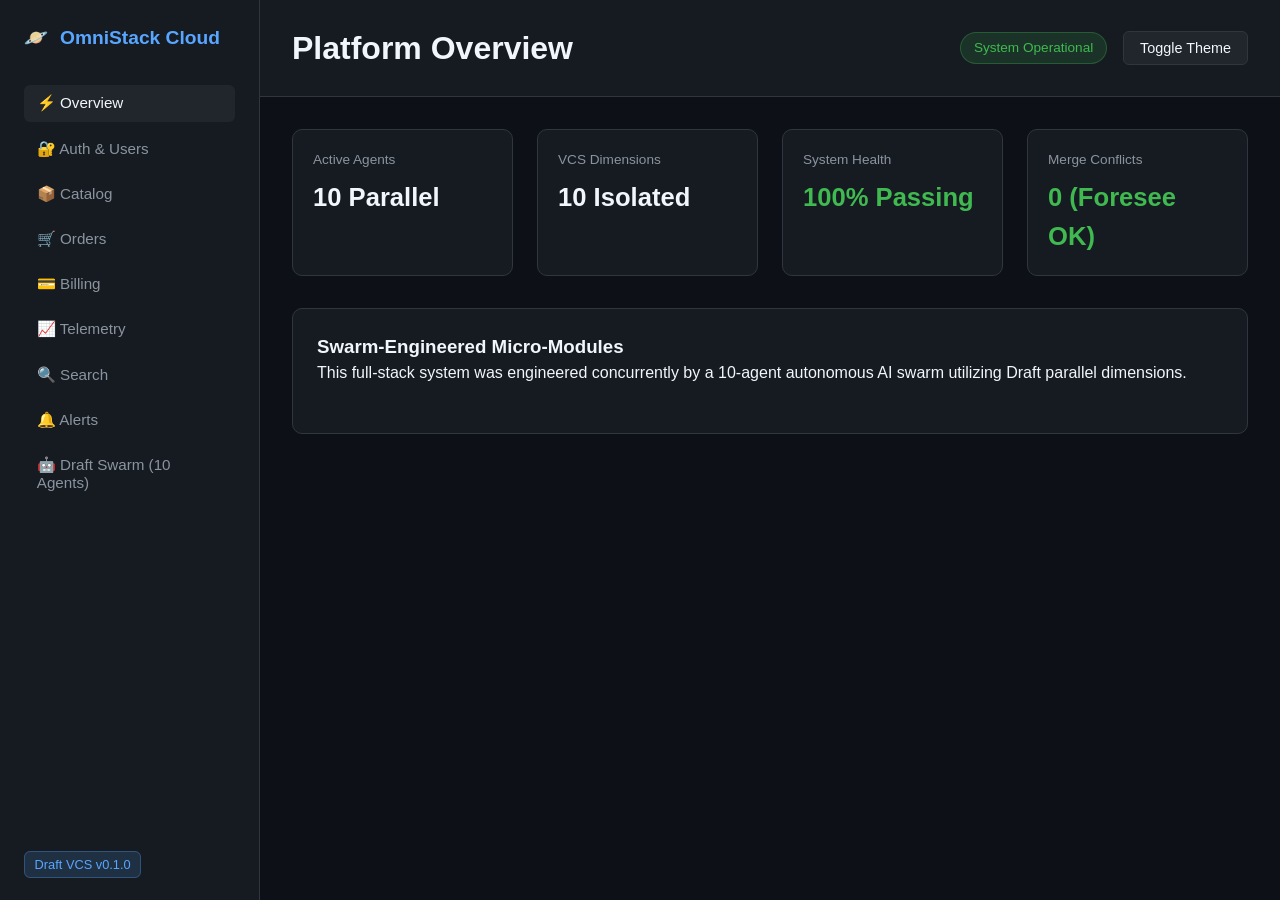
<file: projects/omnistack_fullstack/frontend/index.html>
<!DOCTYPE html>
<html lang="en">
<head>
  <meta charset="UTF-8">
  <meta name="viewport" content="width=device-width, initial-scale=1.0">
  <title>OmniStack Cloud — Swarm-Engineered Platform</title>
  <link rel="stylesheet" href="src/theme.css">
</head>
<body class="theme-dark">
  <div class="app-layout">
    <aside class="sidebar">
      <div class="logo">
        <span class="logo-icon">🪐</span>
        <span class="logo-title">OmniStack Cloud</span>
      </div>
      <nav class="nav-links">
        <button class="nav-item active" data-tab="overview">⚡ Overview</button>
        <button class="nav-item" data-tab="auth">🔐 Auth & Users</button>
        <button class="nav-item" data-tab="catalog">📦 Catalog</button>
        <button class="nav-item" data-tab="orders">🛒 Orders</button>
        <button class="nav-item" data-tab="billing">💳 Billing</button>
        <button class="nav-item" data-tab="analytics">📈 Telemetry</button>
        <button class="nav-item" data-tab="search">🔍 Search</button>
        <button class="nav-item" data-tab="notifications">🔔 Alerts</button>
        <button class="nav-item" data-tab="swarm">🤖 Draft Swarm (10 Agents)</button>
      </nav>
      <div class="sidebar-footer">
        <span class="badge vcs-badge">Draft VCS v0.1.0</span>
      </div>
    </aside>

    <main class="main-content">
      <header class="top-bar">
        <h1 id="page-title">Platform Overview</h1>
        <div class="top-actions">
          <span class="status-indicator online">System Operational</span>
          <button id="theme-toggle" class="btn btn-secondary">Toggle Theme</button>
        </div>
      </header>

      <section id="tab-content" class="content-body">
        <div class="stats-grid">
          <div class="stat-card">
            <span class="stat-label">Active Agents</span>
            <span class="stat-value" id="stat-agents">10 Parallel</span>
          </div>
          <div class="stat-card">
            <span class="stat-label">VCS Dimensions</span>
            <span class="stat-value" id="stat-dims">10 Isolated</span>
          </div>
          <div class="stat-card">
            <span class="stat-label">System Health</span>
            <span class="stat-value text-green">100% Passing</span>
          </div>
          <div class="stat-card">
            <span class="stat-label">Merge Conflicts</span>
            <span class="stat-value text-green">0 (Foresee OK)</span>
          </div>
        </div>

        <div id="dynamic-view" class="view-panel">
          <h3>Swarm-Engineered Micro-Modules</h3>
          <p>This full-stack system was engineered concurrently by a 10-agent autonomous AI swarm utilizing Draft parallel dimensions.</p>
          <div id="agent-swarm-grid" class="agent-grid"></div>
        </div>
      </section>
    </main>
  </div>

  <script src="src/app.js"></script>
</body>
</html>
</file>
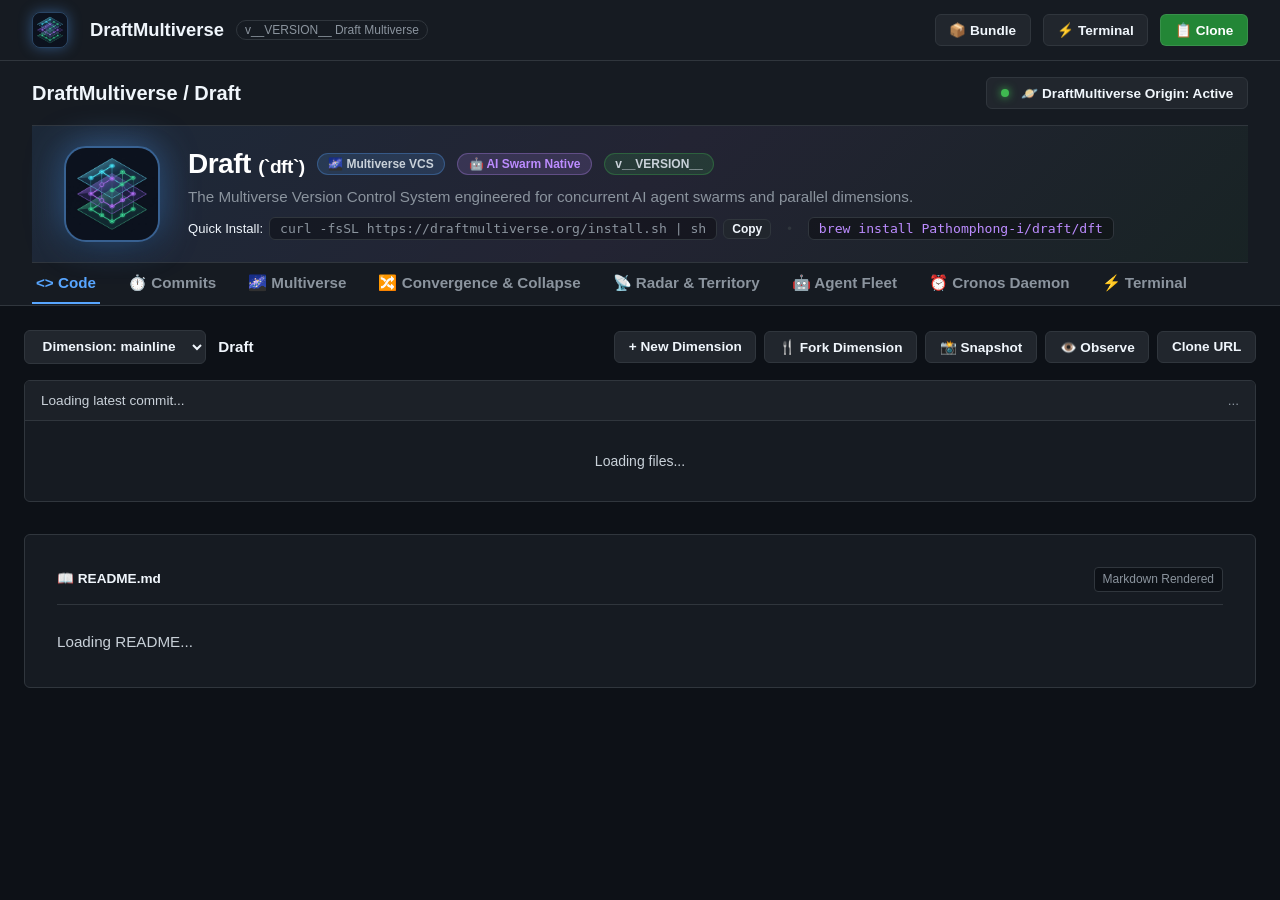
<file: crates/daft-cli/src/commands/dashboard.html>
<!DOCTYPE html>
<html lang="en">
<head>
    <meta charset="UTF-8">
    <meta name="viewport" content="width=device-width, initial-scale=1.0">
    <title>DraftMultiverse</title>
    <link rel="icon" type="image/svg+xml" href="/docs/assets/draft_icon.svg">
    <style>
        :root {
            --bg: #0d1117;
            --header-bg: #161b22;
            --border: #30363d;
            --accent: #58a6ff;
            --accent-glow: rgba(88, 166, 255, 0.25);
            --quantum-violet: #bc8cff;
            --text: #c9d1d9;
            --text-heading: #f0f6fc;
            --text-muted: #8b949e;
            --btn-bg: #21262d;
            --btn-hover: #30363d;
            --btn-primary: #238636;
            --btn-primary-hover: #2ea043;
            --card-bg: #161b22;
            --danger: #f85149;
            --danger-bg: rgba(248, 81, 73, 0.15);
            --success: #3fb950;
            --success-bg: rgba(63, 185, 80, 0.15);
            --code-bg: #0d1117;
        }
        * { box-sizing: border-box; margin: 0; padding: 0; font-family: -apple-system, BlinkMacSystemFont, "Segoe UI", Helvetica, Arial, sans-serif; }
        body { background: var(--bg); color: var(--text); min-height: 100vh; display: flex; flex-direction: column; }

        .gitea-navbar {
            background: var(--header-bg);
            border-bottom: 1px solid var(--border);
            padding: 0.75rem 2rem;
            display: flex;
            justify-content: space-between;
            align-items: center;
        }
        .brand { display: flex; align-items: center; gap: 0.75rem; text-decoration: none; color: var(--text-heading); }
        .brand-logo {
            width: 32px; height: 32px;
            background: linear-gradient(135deg, var(--accent), var(--quantum-violet));
            border-radius: 6px;
            display: flex; align-items: center; justify-content: center;
            font-weight: 800; font-size: 0.95rem; color: #fff;
            letter-spacing: -0.5px;
        }
        .repo-title { font-size: 1.15rem; font-weight: 700; display: flex; align-items: center; gap: 0.5rem; }
        .repo-badge { font-size: 0.75rem; border: 1px solid var(--border); padding: 0.15rem 0.5rem; border-radius: 12px; color: var(--text-muted); }

        .repo-header {
            background: var(--header-bg);
            border-bottom: 1px solid var(--border);
            padding: 1rem 2rem 0 2rem;
        }
        .repo-meta-bar { display: flex; justify-content: space-between; align-items: center; margin-bottom: 1rem; }
        .repo-path { font-size: 1.25rem; font-weight: 700; color: var(--text-heading); }
        .repo-path span { color: var(--text-muted); font-weight: 400; }

        .gitea-tabs {
            display: flex;
            gap: 1.5rem;
            border-bottom: 1px solid transparent;
            overflow-x: auto;
        }
        .tab-btn {
            background: transparent;
            border: none;
            border-bottom: 2px solid transparent;
            color: var(--text-muted);
            font-size: 0.95rem;
            font-weight: 600;
            padding: 0.65rem 0.25rem;
            cursor: pointer;
            display: flex; align-items: center; gap: 0.4rem;
            transition: all 0.2s;
            white-space: nowrap;
        }
        .tab-btn:hover { color: var(--text-heading); }
        .tab-btn.active {
            color: var(--accent);
            border-bottom-color: var(--accent);
        }

        .main-container {
            flex: 1;
            max-width: 1400px;
            width: 100%;
            margin: 1.5rem auto;
            padding: 0 1.5rem;
        }

        .tab-content { display: none; }
        .tab-content.active { display: block; }

        .toolbar {
            display: flex;
            justify-content: space-between;
            align-items: center;
            margin-bottom: 1rem;
            flex-wrap: wrap; gap: 0.75rem;
        }
        .btn {
            background: var(--btn-bg);
            border: 1px solid var(--border);
            color: var(--text-heading);
            padding: 0.45rem 0.85rem;
            border-radius: 6px;
            font-size: 0.85rem;
            font-weight: 600;
            cursor: pointer;
            display: inline-flex; align-items: center; gap: 0.4rem;
            transition: background 0.15s;
        }
        .btn:hover { background: var(--btn-hover); }
        .btn-primary { background: var(--btn-primary); border-color: rgba(240, 246, 252, 0.1); color: #fff; }
        .btn-primary:hover { background: var(--btn-primary-hover); }
        .btn-danger { background: #b62324; border-color: transparent; color: #fff; }

        select.btn { outline: none; }

        .file-box {
            border: 1px solid var(--border);
            border-radius: 6px;
            background: var(--card-bg);
            overflow: hidden;
            margin-bottom: 2rem;
        }
        .file-box-header {
            background: #1c2128;
            padding: 0.75rem 1rem;
            border-bottom: 1px solid var(--border);
            display: flex; justify-content: space-between; align-items: center;
            font-size: 0.85rem;
        }
        .file-table {
            width: 100%;
            border-collapse: collapse;
            font-size: 0.875rem;
        }
        .file-table tr {
            border-bottom: 1px solid var(--border);
            transition: background 0.1s;
        }
        .file-table tr:last-child { border-bottom: none; }
        .file-table tr:hover { background: #1f242c; }
        .file-table td { padding: 0.6rem 1rem; vertical-align: middle; }
        .file-icon { width: 20px; text-align: center; color: var(--text-muted); font-size: 1.05rem; }
        .file-name { font-weight: 500; cursor: pointer; color: var(--accent); }
        .file-name:hover { text-decoration: underline; }
        .file-size { color: var(--text-muted); font-size: 0.8rem; text-align: right; }

        .breadcrumbs {
            display: flex; align-items: center; gap: 0.35rem;
            font-size: 0.95rem; font-weight: 600; color: var(--text-heading);
        }
        .breadcrumb-link { color: var(--accent); cursor: pointer; text-decoration: none; }
        .breadcrumb-link:hover { text-decoration: underline; }

        .code-viewer {
            background: var(--code-bg);
            border: 1px solid var(--border);
            border-radius: 6px;
            overflow: hidden;
            margin-bottom: 2rem;
        }
        .code-header {
            background: #161b22;
            padding: 0.65rem 1rem;
            border-bottom: 1px solid var(--border);
            display: flex; justify-content: space-between; align-items: center;
            font-size: 0.85rem;
        }
        pre.code-content {
            padding: 1rem;
            overflow-x: auto;
            font-family: "SFMono-Regular", Consolas, "Liberation Mono", Menlo, monospace;
            font-size: 0.85rem;
            line-height: 1.5;
            color: #f0f6fc;
        }

        .commit-list { display: flex; flex-direction: column; gap: 0.5rem; }
        .commit-item {
            background: var(--card-bg);
            border: 1px solid var(--border);
            border-radius: 6px;
            padding: 0.85rem 1.25rem;
            display: flex; justify-content: space-between; align-items: center;
            transition: border-color 0.15s;
        }
        .commit-item:hover { border-color: var(--accent); }
        .commit-title { font-weight: 600; color: var(--text-heading); font-size: 0.95rem; margin-bottom: 0.25rem; }
        .commit-meta { font-size: 0.8rem; color: var(--text-muted); }
        .commit-sha {
            font-family: monospace;
            background: rgba(110, 118, 129, 0.2);
            padding: 0.2rem 0.5rem;
            border-radius: 4px;
            font-size: 0.8rem;
            color: var(--accent);
            border: 1px solid var(--border);
        }

        .diff-container {
            background: #0d1117;
            border: 1px solid var(--border);
            border-radius: 6px;
            overflow: hidden;
            margin-top: 1rem;
            font-family: monospace;
            font-size: 0.85rem;
        }
        .diff-header {
            background: #161b22;
            padding: 0.6rem 1rem;
            border-bottom: 1px solid var(--border);
            font-weight: 600;
            display: flex; justify-content: space-between; align-items: center;
        }
        .diff-content {
            padding: 1rem;
            overflow-x: auto;
            white-space: pre-wrap;
            line-height: 1.45;
        }
        .diff-add { background: var(--success-bg); color: #7ee787; display: block; }
        .diff-del { background: var(--danger-bg); color: #ffa198; display: block; }
        .diff-hunk { color: var(--quantum-violet); font-weight: bold; display: block; }

        .terminal-box {
            background: #000;
            border: 1px solid var(--border);
            border-radius: 6px;
            overflow: hidden;
            display: flex; flex-direction: column;
            height: 520px;
        }
        .terminal-header {
            background: #161b22;
            padding: 0.5rem 1rem;
            font-size: 0.8rem;
            border-bottom: 1px solid var(--border);
            display: flex; justify-content: space-between; align-items: center;
        }
        .terminal-body {
            flex: 1;
            padding: 1rem;
            overflow-y: auto;
            font-family: monospace;
            font-size: 0.85rem;
            color: #58a6ff;
            white-space: pre-wrap;
            line-height: 1.5;
        }
        .terminal-input-row {
            display: flex;
            background: #0d1117;
            border-top: 1px solid var(--border);
            padding: 0.5rem 0.75rem;
        }
        .term-input {
            flex: 1;
            background: transparent;
            border: none;
            color: #fff;
            font-family: monospace;
            font-size: 0.9rem;
            outline: none;
        }

        .readme-box {
            border: 1px solid var(--border);
            border-radius: 6px;
            background: var(--card-bg);
            padding: 2rem;
            margin-top: 2rem;
            line-height: 1.6;
        }

        /* Gitea/GitHub-grade Markdown Styling */
        .markdown-body {
            color: var(--text);
            font-size: 0.95rem;
            line-height: 1.7;
            word-wrap: break-word;
        }
        .markdown-body h1, .markdown-body h2, .markdown-body h3, .markdown-body h4 {
            color: var(--text-heading);
            font-weight: 600;
            margin-top: 1.75rem;
            margin-bottom: 0.85rem;
            line-height: 1.3;
        }
        .markdown-body h1 {
            font-size: 1.8rem;
            border-bottom: 1px solid var(--border);
            padding-bottom: 0.5rem;
        }
        .markdown-body h2 {
            font-size: 1.35rem;
            border-bottom: 1px solid var(--border);
            padding-bottom: 0.4rem;
        }
        .markdown-body h3 { font-size: 1.15rem; }
        .markdown-body h4 { font-size: 1rem; }
        .markdown-body p { margin-top: 0; margin-bottom: 1rem; }
        .markdown-body a { color: var(--accent); text-decoration: none; }
        .markdown-body a:hover { text-decoration: underline; }
        .markdown-body strong { color: var(--text-heading); font-weight: 600; }
        .markdown-body hr { border: none; border-top: 1px solid var(--border); margin: 2rem 0; }

        /* Tables */
        .markdown-body .table-container {
            overflow-x: auto;
            margin: 1.25rem 0;
            border: 1px solid var(--border);
            border-radius: 6px;
        }
        .markdown-body table {
            border-collapse: collapse;
            width: 100%;
            display: table;
        }
        .markdown-body th, .markdown-body td {
            padding: 8px 14px;
            border: 1px solid var(--border);
            font-size: 0.9rem;
        }
        .markdown-body th {
            background-color: var(--header-bg);
            color: var(--text-heading);
            font-weight: 600;
        }
        .markdown-body tr:nth-child(2n) {
            background-color: rgba(255, 255, 255, 0.02);
        }

        /* Code Blocks */
        .markdown-body .code-block-wrapper {
            margin: 1.25rem 0;
            border-radius: 6px;
            border: 1px solid var(--border);
            background: #0d1117;
            overflow: hidden;
        }
        .markdown-body .code-block-header {
            display: flex;
            justify-content: space-between;
            align-items: center;
            background: #161b22;
            padding: 0.4rem 0.75rem;
            font-size: 0.75rem;
            color: var(--text-muted);
            border-bottom: 1px solid var(--border);
            font-family: monospace;
        }
        .markdown-body .code-copy-btn {
            background: var(--btn-bg);
            border: 1px solid var(--border);
            color: var(--text);
            padding: 2px 8px;
            border-radius: 4px;
            font-size: 0.75rem;
            cursor: pointer;
        }
        .markdown-body .code-copy-btn:hover {
            background: var(--btn-hover);
            color: #fff;
        }
        .markdown-body pre {
            padding: 1rem;
            margin: 0;
            overflow-x: auto;
            font-family: ui-monospace, SFMono-Regular, Menlo, Monaco, Consolas, monospace;
            font-size: 0.85rem;
            line-height: 1.5;
            color: #e6edf3;
        }
        .markdown-body code {
            font-family: ui-monospace, SFMono-Regular, Menlo, Monaco, Consolas, monospace;
            font-size: 0.85em;
            background: rgba(110, 118, 129, 0.2);
            padding: 0.2em 0.4em;
            border-radius: 4px;
            color: #f0f6fc;
        }
        .markdown-body pre code {
            background: transparent;
            padding: 0;
            border-radius: 0;
        }

        /* Lists */
        .markdown-body ul, .markdown-body ol {
            padding-left: 2rem;
            margin-bottom: 1rem;
        }
        .markdown-body li { margin-bottom: 0.25rem; }
        .markdown-body li.task-list-item {
            list-style-type: none;
            margin-left: -1.25rem;
            display: flex;
            align-items: center;
            gap: 0.5rem;
        }

        /* Blockquotes & Alerts */
        .markdown-body blockquote {
            margin: 1rem 0;
            padding: 0.5rem 1rem;
            border-left: 4px solid var(--border);
            color: var(--text-muted);
            background: rgba(110, 118, 129, 0.05);
            border-radius: 0 6px 6px 0;
        }
        .markdown-body .markdown-alert {
            margin: 1.25rem 0;
            padding: 0.85rem 1rem;
            border-left: 4px solid;
            border-radius: 0 6px 6px 0;
        }
        .markdown-body .alert-title {
            font-weight: 600;
            margin-bottom: 0.35rem;
            font-size: 0.9rem;
        }
        .markdown-body .alert-note {
            border-left-color: #58a6ff;
            background: rgba(56, 139, 253, 0.1);
        }
        .markdown-body .alert-note .alert-title { color: #58a6ff; }
        .markdown-body .alert-tip {
            border-left-color: #3fb950;
            background: rgba(63, 185, 80, 0.1);
        }
        .markdown-body .alert-tip .alert-title { color: #3fb950; }
        .markdown-body .alert-important {
            border-left-color: #bc8cff;
            background: rgba(188, 140, 255, 0.1);
        }
        .markdown-body .alert-important .alert-title { color: #bc8cff; }
        .markdown-body .alert-warning {
            border-left-color: #d29922;
            background: rgba(210, 153, 34, 0.1);
        }
        .markdown-body .alert-warning .alert-title { color: #d29922; }
        .markdown-body .alert-caution {
            border-left-color: #f85149;
            background: rgba(248, 81, 73, 0.1);
        }
        .markdown-body .alert-caution .alert-title { color: #f85149; }

        /* Images & Badges */
        .markdown-body img {
            max-width: 100%;
            border-radius: 4px;
            vertical-align: middle;
            margin: 0.25rem 0;
        }

        /* Toggle button styling */
        .toggle-btn {
            background: transparent;
            border: none;
            color: var(--text-muted);
            padding: 0.25rem 0.75rem;
            font-size: 0.8rem;
            cursor: pointer;
            border-radius: 4px;
        }
        .toggle-btn:hover { color: var(--text-heading); }
        .toggle-btn.active {
            background: var(--btn-bg);
            color: var(--text-heading);
            font-weight: 600;
        }

        .badge-live {
            display: inline-block; width: 8px; height: 8px; border-radius: 50%;
            background: var(--success); margin-right: 6px;
            box-shadow: 0 0 8px var(--success);
        }
    </style>
</head>
<body>
    <!-- Top Navbar (Gitea-style) -->
    <nav class="gitea-navbar">
        <a href="/" class="brand">
            <img src="/docs/assets/draft_icon.svg" style="width: 36px; height: 36px; border-radius: 8px; margin-right: 10px; vertical-align: middle; box-shadow: 0 0 14px rgba(88,166,255,0.4); border: 1px solid rgba(88,166,255,0.3);" alt="Draft Logo" />
            <div class="repo-title">DraftMultiverse</div>
            <span class="repo-badge">v__VERSION__ Draft Multiverse</span>
        </a>
        <div style="display: flex; align-items: center; gap: 0.75rem;">
            <a class="btn" href="/api/bundle" style="text-decoration: none;">📦 Bundle</a>
            <button class="btn" onclick="switchTab('terminal')">⚡ Terminal</button>
            <button class="btn btn-primary" onclick="copyClone()">📋 Clone</button>
        </div>
    </nav>

    <!-- Repo Subheader -->
    <header class="repo-header">
        <div class="repo-meta-bar">
            <div class="repo-path">
                DraftMultiverse / <strong>Draft</strong>
            </div>
            <div>
                <span class="btn" style="cursor: default;"><span class="badge-live"></span>🪐 DraftMultiverse Origin: Active</span>
            </div>
        </div>

        <!-- Multiverse Hero Banner (Big Size Icon Showcase) -->
        <div class="repo-hero-card" style="display: flex; align-items: center; gap: 1.75rem; padding: 1.25rem 2rem; background: linear-gradient(135deg, rgba(88, 166, 255, 0.1) 0%, rgba(188, 140, 255, 0.08) 50%, rgba(63, 185, 80, 0.05) 100%); border-top: 1px solid var(--border); border-bottom: 1px solid var(--border);">
            <div class="hero-icon-container" style="position: relative; flex-shrink: 0;">
                <img src="/docs/assets/draft_icon.svg" style="width: 96px; height: 96px; border-radius: 22px; box-shadow: 0 0 35px rgba(88, 166, 255, 0.5), 0 8px 24px rgba(0, 0, 0, 0.6); border: 2px solid rgba(88, 166, 255, 0.45); display: block;" alt="Draft Multiverse Icon" />
            </div>
            <div style="flex: 1; min-width: 0;">
                <div style="display: flex; align-items: center; gap: 0.75rem; flex-wrap: wrap; margin-bottom: 0.35rem;">
                    <h1 style="font-size: 1.75rem; font-weight: 800; margin: 0; color: #fff; letter-spacing: -0.5px;">Draft <span style="color: var(--cyan); font-weight: 600; font-size: 1.2rem;">(`dft`)</span></h1>
                    <span style="font-size: 0.75rem; background: rgba(88, 166, 255, 0.15); color: var(--cyan); border: 1px solid rgba(88, 166, 255, 0.3); padding: 0.2rem 0.65rem; border-radius: 12px; font-weight: 600;">🌌 Multiverse VCS</span>
                    <span style="font-size: 0.75rem; background: rgba(188, 140, 255, 0.15); color: var(--quantum-violet); border: 1px solid rgba(188, 140, 255, 0.3); padding: 0.2rem 0.65rem; border-radius: 12px; font-weight: 600;">🤖 AI Swarm Native</span>
                    <span style="font-size: 0.75rem; background: rgba(63, 185, 80, 0.15); color: var(--emerald); border: 1px solid rgba(63, 185, 80, 0.3); padding: 0.2rem 0.65rem; border-radius: 12px; font-weight: 600;">v__VERSION__</span>
                </div>
                <p style="margin: 0 0 0.6rem 0; color: var(--text-muted); font-size: 0.95rem; line-height: 1.45;">
                    The Multiverse Version Control System engineered for concurrent AI agent swarms and parallel dimensions.
                </p>
                <div style="display: flex; gap: 1rem; align-items: center; flex-wrap: wrap; font-size: 0.82rem;">
                    <span style="display: inline-flex; align-items: center; gap: 6px; color: var(--text-muted);">
                        <span style="color: var(--text-heading); font-weight: 500;">Quick Install:</span>
                        <code style="background: rgba(0, 0, 0, 0.35); padding: 3px 10px; border-radius: 6px; border: 1px solid var(--border); color: var(--cyan); font-family: monospace;">curl -fsSL https://draftmultiverse.org/install.sh | sh</code>
                        <button class="btn" style="padding: 2px 8px; font-size: 0.75rem;" onclick="navigator.clipboard.writeText('curl -fsSL https://draftmultiverse.org/install.sh | sh'); this.textContent='Copied!'; setTimeout(()=>this.textContent='Copy', 1500);">Copy</button>
                    </span>
                    <span style="color: var(--border);">•</span>
                    <span style="display: inline-flex; align-items: center; gap: 4px; color: var(--text-muted);">
                        <code style="background: rgba(0, 0, 0, 0.35); padding: 3px 10px; border-radius: 6px; border: 1px solid var(--border); color: var(--quantum-violet); font-family: monospace;">brew install Pathomphong-i/draft/dft</code>
                    </span>
                </div>
            </div>
        </div>

        <!-- Gitea Tabs -->
        <div class="gitea-tabs">
            <button class="tab-btn active" id="tab-code" onclick="switchTab('code')">&lt;&gt; Code</button>
            <button class="tab-btn" id="tab-commits" onclick="switchTab('commits')">⏱️ Commits</button>
            <button class="tab-btn" id="tab-multiverse" onclick="switchTab('multiverse')">🌌 Multiverse</button>
            <button class="tab-btn" id="tab-convergence" onclick="switchTab('convergence')">🔀 Convergence &amp; Collapse</button>
            <button class="tab-btn" id="tab-radar" onclick="switchTab('radar')">📡 Radar &amp; Territory</button>
            <button class="tab-btn" id="tab-agents" onclick="switchTab('agents')">🤖 Agent Fleet</button>
            <button class="tab-btn" id="tab-cronos" onclick="switchTab('cronos')">⏰ Cronos Daemon</button>
            <button class="tab-btn" id="tab-terminal" onclick="switchTab('terminal')">⚡ Terminal</button>
        </div>
    </header>

    <!-- Main Tab Viewers -->
    <main class="main-container">
        <!-- TAB 1: CODE BROWSER (Gitea-style) -->
        <section id="view-code" class="tab-content active">
            <div class="toolbar">
                <div style="display: flex; align-items: center; gap: 0.75rem;">
                    <!-- Dimension Switcher Dropdown -->
                    <select class="btn" id="dimSelect" onchange="changeDimension(this.value)">
                        <option value="mainline">Dimension: mainline</option>
                    </select>
                    <!-- Breadcrumbs -->
                    <div class="breadcrumbs" id="breadcrumbsBar">
                        <span>Draft</span>
                    </div>
                </div>
                <div style="display: flex; gap: 0.5rem; flex-wrap: wrap;">
                    <button class="btn" onclick="promptNewDim()">+ New Dimension</button>
                    <button class="btn" onclick="promptForkDim()">🍴 Fork Dimension</button>
                    <button class="btn" onclick="promptSnapshot()">📸 Snapshot</button>
                    <button class="btn" onclick="runCmd(`observe status ${currentDim}`)">👁️ Observe</button>
                    <button class="btn" onclick="copyCloneCmd()">Clone URL</button>
                </div>
            </div>

            <!-- File Table / Code View -->
            <div id="fileBrowserView" class="file-box">
                <div class="file-box-header">
                    <span id="latestCommitHeader">Loading latest commit...</span>
                    <span id="fileCountBadge" style="color: var(--text-muted);">...</span>
                </div>
                <table class="file-table" id="fileTable">
                    <tbody>
                        <tr><td colspan="3" style="text-align: center; padding: 2rem;">Loading files...</td></tr>
                    </tbody>
                </table>
            </div>

            <!-- Single File Blob Viewer (Hidden by default) -->
            <div id="codeViewer" class="code-viewer" style="display: none;">
                <div class="code-header">
                    <div style="display: flex; align-items: center; gap: 0.75rem;">
                        <span id="codeFileName" style="font-weight: 600;">file</span>
                        <div id="mdViewToggle" style="display: none; background: var(--bg); border: 1px solid var(--border); border-radius: 6px; overflow: hidden; padding: 2px;">
                            <button class="toggle-btn active" id="btnPreview" onclick="setMarkdownMode('preview')">👁️ Preview</button>
                            <button class="toggle-btn" id="btnRaw" onclick="setMarkdownMode('raw')">📝 Source</button>
                        </div>
                    </div>
                    <div>
                        <span id="codeFileMeta" style="color: var(--text-muted); margin-right: 1rem;"></span>
                        <button class="btn" style="padding: 0.2rem 0.5rem; font-size: 0.75rem;" onclick="copyCodeContent()">Copy</button>
                        <button class="btn" style="padding: 0.2rem 0.5rem; font-size: 0.75rem;" onclick="closeCodeViewer()">Close</button>
                    </div>
                </div>
                <div id="markdownContent" class="markdown-body" style="display: none; padding: 2rem; background: var(--card-bg); border-top: 1px solid var(--border);"></div>
                <pre class="code-content" id="codeContent"></pre>
            </div>

            <!-- Rendered Readme -->
            <div class="readme-box" id="readmeSection">
                <div style="display: flex; justify-content: space-between; align-items: center; font-size: 0.85rem; color: var(--text-muted); margin-bottom: 1.5rem; border-bottom: 1px solid var(--border); padding-bottom: 0.75rem;">
                    <span style="font-weight: 600; color: var(--text-heading);">📖 README.md</span>
                    <span style="font-size: 0.75rem; color: var(--text-muted); background: var(--bg); border: 1px solid var(--border); padding: 2px 8px; border-radius: 4px;">Markdown Rendered</span>
                </div>
                <div id="readmeBody" class="markdown-body">Loading README...</div>
            </div>
        </section>

        <!-- TAB 2: COMMITS (Gitea-style) -->
        <section id="view-commits" class="tab-content">
            <div class="toolbar">
                <div style="font-size: 1.1rem; font-weight: 600;">Commit History</div>
                <button class="btn" onclick="loadCommits()">Refresh</button>
            </div>
            <div class="commit-list" id="commitList">
                <div style="padding: 2rem; text-align: center; color: var(--text-muted);">Loading commits...</div>
            </div>
            <div id="diffViewerBox" class="diff-container" style="display: none;">
                <div class="diff-header">
                    <span id="diffViewerTitle">Commit Myers Diff</span>
                    <button class="btn" style="padding: 0.2rem 0.5rem; font-size: 0.75rem;" onclick="closeDiffViewer()">Close</button>
                </div>
                <div class="diff-content" id="diffViewerContent"></div>
            </div>
        </section>

        <!-- TAB 3: MULTIVERSE GRAPH & TIMELINE -->
        <section id="view-multiverse" class="tab-content">
            <div class="toolbar" style="flex-wrap: wrap; gap: 0.75rem;">
                <div style="display: flex; align-items: center; gap: 0.75rem;">
                    <div style="font-size: 1.15rem; font-weight: 700; color: var(--text-heading); display: flex; align-items: center; gap: 0.5rem;">
                        <span>🌌</span> Multiverse Spacetime DAG <span style="font-size: 0.75rem; font-weight: 400; padding: 2px 8px; border-radius: 12px; background: rgba(88, 166, 255, 0.15); color: #58a6ff; border: 1px solid rgba(88, 166, 255, 0.3);">dft timeline</span>
                    </div>
                    <select id="timelineDimFilter" class="btn" style="padding: 0.3rem 0.6rem; font-size: 0.8rem;" onchange="loadTimeline()">
                        <option value="">All Dimensions (Multiverse)</option>
                    </select>
                </div>
                <div style="display: flex; gap: 0.5rem; align-items: center; flex-wrap: wrap;">
                    <div class="toggle-group" style="display: flex; background: var(--bg); border: 1px solid var(--border); border-radius: 6px; padding: 2px;">
                        <button class="toggle-btn active" id="btnTimelineSvg" onclick="setTimelineViewMode('svg')">👁️ Visual DAG</button>
                        <button class="toggle-btn" id="btnTimelineAscii" onclick="setTimelineViewMode('ascii')">💻 Terminal Graph</button>
                        <button class="toggle-btn" id="btnTimelineAncestry" onclick="setTimelineViewMode('ancestry')">🌲 Ancestry</button>
                        <button class="toggle-btn" id="btnTimelineJson" onclick="setTimelineViewMode('json')">📊 JSON</button>
                    </div>
                    <button class="btn btn-primary" onclick="promptNewDim()">+ New Dimension</button>
                    <button class="btn" onclick="loadTimeline()">🔄 Refresh</button>
                </div>
            </div>

            <!-- Stats Bar -->
            <div id="timelineStatsBar" style="display: flex; gap: 1.5rem; margin-bottom: 1rem; padding: 0.75rem 1rem; background: var(--card-bg); border: 1px solid var(--border); border-radius: 6px; font-size: 0.85rem; flex-wrap: wrap;">
                <div><strong style="color: var(--text-muted);">Dimensions:</strong> <span id="tlStatDims" style="color: var(--accent); font-weight: 600;">--</span></div>
                <div><strong style="color: var(--text-muted);">Active Dimension:</strong> <span id="tlStatActive" style="color: var(--success); font-weight: 600;">--</span></div>
                <div><strong style="color: var(--text-muted);">DAG Nodes:</strong> <span id="tlStatCommits" style="color: #bc8cff; font-weight: 600;">--</span></div>
                <div><strong style="color: var(--text-muted);">Inter-Dimension Edges:</strong> <span id="tlStatEdges" style="color: var(--text); font-weight: 600;">--</span></div>
            </div>

            <!-- Visual SVG Container -->
            <div id="timelineSvgContainer" style="min-height: 480px; max-height: 650px; overflow: auto; background: #0b1120; border: 1px solid var(--border); border-radius: 6px; padding: 1rem; position: relative;">
                <div id="timelineSvgContent" style="display: flex; justify-content: center;">
                    <div style="padding: 2rem; color: var(--text-muted);">Loading Spacetime DAG...</div>
                </div>
            </div>

            <!-- Terminal ASCII Container -->
            <div id="timelineAsciiContainer" style="display: none; background: #0d1117; border: 1px solid var(--border); border-radius: 6px; padding: 1.25rem; font-family: 'SF Mono', Menlo, Consolas, monospace; font-size: 0.88rem; line-height: 1.6; color: #c9d1d9; max-height: 600px; overflow: auto; white-space: pre;">
                <div style="display: flex; justify-content: space-between; margin-bottom: 0.5rem; border-bottom: 1px solid var(--border); padding-bottom: 0.5rem;">
                    <span style="color: var(--quantum-violet); font-weight: 600;">$ dft timeline</span>
                    <button class="code-copy-btn" onclick="copyTimelineAscii()">Copy Output</button>
                </div>
                <div id="timelineAsciiContent">Loading terminal graph...</div>
            </div>

            <!-- Ancestry Container -->
            <div id="timelineAncestryContainer" style="display: none; background: #0d1117; border: 1px solid var(--border); border-radius: 6px; padding: 1.25rem; font-family: 'SF Mono', Menlo, Consolas, monospace; font-size: 0.88rem; line-height: 1.6; color: #c9d1d9; max-height: 600px; overflow: auto; white-space: pre;">
                <div style="display: flex; justify-content: space-between; margin-bottom: 0.5rem; border-bottom: 1px solid var(--border); padding-bottom: 0.5rem;">
                    <span style="color: var(--quantum-violet); font-weight: 600;">$ dft timeline --ancestry</span>
                    <button class="code-copy-btn" onclick="copyTimelineAncestry()">Copy Output</button>
                </div>
                <div id="timelineAncestryContent">Loading ancestry tree...</div>
            </div>

            <!-- JSON Container -->
            <div id="timelineJsonContainer" style="display: none; background: #0d1117; border: 1px solid var(--border); border-radius: 6px; padding: 1.25rem; font-family: 'SF Mono', Menlo, Consolas, monospace; font-size: 0.8rem; line-height: 1.5; color: #7ee787; max-height: 600px; overflow: auto; white-space: pre;">
                <pre id="timelineJsonContent">Loading timeline JSON...</pre>
            </div>

            <!-- Node Inspector Card (shows when clicking a commit) -->
            <div id="timelineNodeInspector" style="margin-top: 1rem; display: none; padding: 1rem; background: var(--card-bg); border: 1px solid var(--border); border-radius: 6px;">
                <div style="display: flex; justify-content: space-between; align-items: center; margin-bottom: 0.5rem;">
                    <div style="display: flex; align-items: center; gap: 0.5rem;">
                        <span style="font-size: 1rem; font-weight: 600;" id="tlInspectTitle">Commit Details</span>
                        <span id="tlInspectSha" class="commit-sha"></span>
                        <span id="tlInspectDimPill" style="padding: 2px 8px; border-radius: 12px; font-size: 0.75rem; background: rgba(56, 189, 248, 0.15); color: #38bdf8; border: 1px solid rgba(56, 189, 248, 0.3);"></span>
                    </div>
                    <button class="btn btn-primary" id="tlInspectDiffBtn" style="padding: 0.25rem 0.75rem; font-size: 0.8rem;">View Myers Diff</button>
                </div>
                <div id="tlInspectMsg" style="font-weight: 500; color: var(--text-heading); margin-bottom: 0.25rem;"></div>
                <div id="tlInspectMeta" style="font-size: 0.8rem; color: var(--text-muted);"></div>
            </div>
        </section>

        <!-- TAB 4: CONVERGENCE, COLLAPSE, ENTANGLEMENT & REMOTE INTEROP -->
        <section id="view-convergence" class="tab-content">
            <div class="toolbar">
                <div style="font-size: 1.1rem; font-weight: 600;">Parallel Convergence, Entanglement &amp; Remote Interop</div>
                <div style="display: flex; gap: 0.5rem; flex-wrap: wrap;">
                    <button class="btn" onclick="promptForesee()">🔮 Foresee 3-Way Check</button>
                    <button class="btn" onclick="promptOverlap()">🔀 Overlap Check</button>
                    <button class="btn" onclick="runCmd('entropy')">⚡ Entropy Score</button>
                </div>
            </div>
            <div style="display: grid; grid-template-columns: 1fr 1fr; gap: 1.5rem; margin-bottom: 1.5rem;">
                <div class="file-box" style="padding: 1.5rem; margin-bottom: 0;">
                    <h3 style="margin-bottom: 0.75rem;">🌌 Wavefunction Collapse (`dft collapse`)</h3>
                    <p style="font-size: 0.85rem; color: var(--text-muted); margin-bottom: 1.25rem;">
                        Collapse all concurrent active dimensions down into mainline, applying 3-way reconciliation across spacetime.
                    </p>
                    <div style="display: flex; gap: 0.5rem;">
                        <button class="btn btn-primary" onclick="runCmd('collapse')">Execute dft collapse</button>
                        <button class="btn" onclick="runCmd('collapse --dry-run')">Dry-Run Collapse</button>
                    </div>
                </div>
                <div class="file-box" style="padding: 1.5rem; margin-bottom: 0;">
                    <h3 style="margin-bottom: 0.75rem;">🔀 Multi-Dimension Convergence (`dft converge`)</h3>
                    <p style="font-size: 0.85rem; color: var(--text-muted); margin-bottom: 1.25rem;">
                        Converge specific parallel dimensions into a unified target branch.
                    </p>
                    <div style="display: flex; gap: 0.5rem; margin-bottom: 1rem;">
                        <input type="text" id="convergeSourceInput" class="btn" style="flex: 1; text-align: left;" placeholder="Source dimension (e.g. agent-quantum)">
                        <input type="text" id="convergeTargetInput" class="btn" style="flex: 1; text-align: left;" placeholder="Target (e.g. mainline)">
                    </div>
                    <button class="btn btn-primary" onclick="executeConverge()">Execute dft converge</button>
                </div>
                <div class="file-box" style="padding: 1.5rem; margin-bottom: 0;">
                    <h3 style="margin-bottom: 0.75rem;">⛓️ Cascade, Weave &amp; Splice (`dft cascade / weave / splice`)</h3>
                    <p style="font-size: 0.85rem; color: var(--text-muted); margin-bottom: 1.25rem;">
                        Domino propagation across dependent dimensions, causal commit interleaving, or surgical range transplantation.
                    </p>
                    <div style="display: flex; gap: 0.5rem; flex-wrap: wrap;">
                        <button class="btn" onclick="promptCascade()">⛓️ Cascade</button>
                        <button class="btn" onclick="promptWeave()">🧬 Weave</button>
                        <button class="btn" onclick="promptSplice()">✂️ Splice</button>
                    </div>
                </div>
                <div class="file-box" style="padding: 1.5rem; margin-bottom: 0;">
                    <h3 style="margin-bottom: 0.75rem;">🔗 Quantum Entanglement &amp; Snapshots (`dft entangle / snapshot`)</h3>
                    <p style="font-size: 0.85rem; color: var(--text-muted); margin-bottom: 1.25rem;">
                        Bi-directional live file synchronization rules and immutable point-in-time workspace snapshots.
                    </p>
                    <div style="display: flex; gap: 0.5rem; flex-wrap: wrap;">
                        <button class="btn" onclick="promptEntangle()">🔗 Entangle Files</button>
                        <button class="btn" onclick="runCmd('entangle --list')">📋 List Entanglements</button>
                        <button class="btn" onclick="promptSnapshot()">📸 Create Snapshot</button>
                        <button class="btn" onclick="runCmd('snapshot list')">🗂️ List Snapshots</button>
                    </div>
                </div>
            </div>
            <div class="file-box" style="padding: 1.5rem;">
                <h3 style="margin-bottom: 0.75rem;">🪐 Decentralized Remote Sync, Portable Bundles &amp; Git Bridge (`dft push / pull / bundle / export / compat`)</h3>
                <p style="font-size: 0.85rem; color: var(--text-muted); margin-bottom: 1rem;">
                    Synchronize dimensions with DraftMultiverse remotes, create portable CAS archives, or run bidirectional Git bridge translation (<span id="gitBridgeCountBadge">0</span> mapped objects).
                </p>
                <div style="display: flex; gap: 0.5rem; flex-wrap: wrap;">
                    <button class="btn btn-primary" onclick="runCmd(`push origin ${currentDim}`)">⬆️ Push Active Dimension</button>
                    <button class="btn" onclick="runCmd(`pull origin ${currentDim}`)">⬇️ Pull Active Dimension</button>
                    <button class="btn" onclick="runCmd('remote -v')">🌐 Remotes</button>
                    <a class="btn" href="/api/bundle" style="text-decoration: none;">📦 Download CAS Bundle</a>
                    <button class="btn" onclick="runCmd('export git')">🐙 Export Git Bridge</button>
                    <button class="btn" onclick="runCmd('compat git-bridge')">🔍 Git Bridge Status</button>
                </div>
            </div>
        </section>

        <!-- TAB 5: RADAR & TERRITORY -->
        <section id="view-radar" class="tab-content">
            <div class="toolbar">
                <div style="font-size: 1.1rem; font-weight: 600;">Cross-Dimensional Radar &amp; Territory Claims</div>
                <div style="display: flex; gap: 0.5rem; flex-wrap: wrap;">
                    <button class="btn" onclick="loadRadarTelemetry()">🔄 Refresh Telemetry</button>
                    <button class="btn" onclick="runCmd('radar --hot')">📡 Radar --hot</button>
                    <button class="btn" onclick="promptForesee()">🔮 Foresee</button>
                    <button class="btn" onclick="promptOverlap()">🔀 Overlap</button>
                    <button class="btn" onclick="runCmd('entropy')">⚡ Entropy</button>
                    <button class="btn" onclick="promptClaim()">🔒 Claim Path</button>
                    <button class="btn" onclick="promptFence()">🚧 Fence Path</button>
                    <button class="btn" onclick="runCmd('yield --all')">🔓 Yield All</button>
                </div>
            </div>
            <div style="display: grid; grid-template-columns: 1fr 1fr; gap: 1.5rem; margin-bottom: 1.5rem;">
                <div class="file-box" style="padding: 1.25rem; margin-bottom: 0;">
                    <h3 style="margin-bottom: 0.75rem;">🔒 Claimed Territories (`dft claim / yield`)</h3>
                    <div id="territoryClaimsList" style="font-size: 0.85rem; color: var(--text-muted); line-height: 1.6;">None</div>
                </div>
                <div class="file-box" style="padding: 1.25rem; margin-bottom: 0;">
                    <h3 style="margin-bottom: 0.75rem;">🚧 Boundary Fences (`dft fence`)</h3>
                    <div id="territoryFencesList" style="font-size: 0.85rem; color: var(--text-muted); line-height: 1.6;">None</div>
                </div>
            </div>
            <div class="file-box" style="padding: 1.25rem;">
                <h3 style="margin-bottom: 0.75rem;">📡 Live Multiverse Telemetry (Radar / Entropy / Foresee / Overlap)</h3>
                <pre id="radarLiveOutput" style="background: #0d1117; padding: 1rem; border-radius: 6px; border: 1px solid var(--border); font-family: monospace; font-size: 0.82rem; color: #7ee787; white-space: pre-wrap; max-height: 360px; overflow: auto;">Loading radar telemetry...</pre>
            </div>
        </section>

        <!-- TAB 6: AGENT FLEET -->
        <section id="view-agents" class="tab-content">
            <div class="toolbar">
                <div style="font-size: 1.1rem; font-weight: 600;">AI &amp; Human Agent Fleet</div>
                <div style="display: flex; gap: 0.5rem; flex-wrap: wrap;">
                    <button class="btn" onclick="runCmd('agent status')">📊 Fleet Status</button>
                    <button class="btn btn-primary" onclick="promptRegisterAgent()">+ Register Agent</button>
                    <button class="btn" onclick="promptSendMessage()">✉️ Dispatch Message</button>
                </div>
            </div>
            <div class="file-box" id="agentFleetBox" style="padding: 1rem;">
                Loading fleet...
            </div>
        </section>

        <!-- TAB 7: CRONOS DAEMON -->
        <section id="view-cronos" class="tab-content">
            <div class="toolbar">
                <div style="font-size: 1.1rem; font-weight: 600;">Cronos Autonomous 3-Way Sync Daemon</div>
                <div style="display: flex; gap: 0.5rem;">
                    <button class="btn btn-primary" onclick="runCmd('cronos start')">Start Daemon</button>
                    <button class="btn btn-danger" onclick="runCmd('cronos stop')">Stop Daemon</button>
                    <button class="btn" onclick="runCmd('cronos status')">Daemon Status</button>
                    <button class="btn" onclick="runCmd('cronos log')">View Event Log</button>
                </div>
            </div>
            <div class="file-box" style="padding: 1.5rem;">
                <p style="margin-bottom: 1rem; color: var(--text-muted);">Continuous 3-way tree convergence engine operating across parallel dimensions.</p>
                <div id="cronosStatusText" style="font-size: 0.95rem; margin-bottom: 1rem; font-weight: 600;">Daemon status: Checking...</div>
                <div style="background: #0d1117; padding: 1rem; border-radius: 6px; border: 1px solid var(--border); font-family: monospace; font-size: 0.85rem;">
                    Strategy: 3-way recursive continuous convergence<br>
                    State: Autonomous background observer
                </div>
            </div>
        </section>

        <!-- TAB 8: TERMINAL -->
        <section id="view-terminal" class="tab-content">
            <div class="terminal-box">
                <div class="terminal-header">
                    <span>⚡ DraftMultiverse Interactive Console</span>
                    <span id="termStatus" style="color: var(--success); font-weight: bold;">READY</span>
                </div>
                <div class="terminal-body" id="termBody">DraftMultiverse v__VERSION__ Ready. Type any dft command (e.g. status, radar, foresee, overlap, entropy, timeline, dimension, agent, bundle, export)</div>
                <div class="terminal-input-row">
                    <span style="color: var(--quantum-violet); font-weight: 700; margin-right: 0.5rem;">dft$</span>
                    <input type="text" class="term-input" id="termInput" placeholder="Enter command..." autofocus>
                </div>
            </div>
        </section>
    </main>

    <script>
        let currentPath = "";
        let currentDim = "__ACTIVE_DIM__";
        let repoStateCache = null;
        const rawReadme = __README_JSON__;

        function switchTab(tabId) {
            document.querySelectorAll('.tab-btn').forEach(b => b.classList.remove('active'));
            document.querySelectorAll('.tab-content').forEach(c => c.classList.remove('active'));

            const btn = document.getElementById(`tab-${tabId}`);
            const view = document.getElementById(`view-${tabId}`);
            if (btn) btn.classList.add('active');
            if (view) view.classList.add('active');

            if (tabId === 'multiverse') {
                fetchState();
                loadTimeline();
            } else if (tabId === 'commits') {
                loadCommits();
            } else if (tabId === 'radar') {
                fetchState();
                loadRadarTelemetry();
            }
        }

        async function loadTree(path = "") {
            currentPath = path;
            renderBreadcrumbs(path);
            try {
                const res = await fetch(`/api/tree?path=${encodeURIComponent(path)}`);
                const data = await res.json();
                const tbody = document.querySelector('#fileTable tbody');
                tbody.innerHTML = '';

                if (path !== "") {
                    const parentPath = path.includes('/') ? path.substring(0, path.lastIndexOf('/')) : '';
                    const tr = document.createElement('tr');
                    tr.innerHTML = `
                        <td class="file-icon">📁</td>
                        <td class="file-name" onclick="loadTree('${parentPath}')">..</td>
                        <td class="file-size"></td>
                    `;
                    tbody.appendChild(tr);
                }

                data.entries.forEach(e => {
                    const tr = document.createElement('tr');
                    tr.innerHTML = `
                        <td class="file-icon">${e.is_dir ? '📁' : '📄'}</td>
                        <td class="file-name" onclick="${e.is_dir ? `loadTree('${e.path}')` : `loadBlob('${e.path}')`}">${e.name}</td>
                        <td class="file-size">${e.is_dir ? '-' : formatBytes(e.size)}</td>
                    `;
                    tbody.appendChild(tr);
                });

                document.getElementById('fileCountBadge').textContent = `${data.entries.length} items`;
            } catch (err) {
                console.error("Failed to load tree:", err);
            }
        }

        function renderBreadcrumbs(path) {
            const bar = document.getElementById('breadcrumbsBar');
            bar.innerHTML = `<span class="breadcrumb-link" onclick="loadTree('')">Draft</span>`;
            if (!path) return;

            const parts = path.split('/');
            let accumulated = '';
            parts.forEach((p, idx) => {
                accumulated += (idx > 0 ? '/' : '') + p;
                const pathCopy = accumulated;
                bar.innerHTML += ` / <span class="breadcrumb-link" onclick="loadTree('${pathCopy}')">${p}</span>`;
            });
        }

        let currentBlobData = null;
        let currentBlobPath = null;
        let currentMarkdownMode = 'preview';

        async function loadBlob(filePath) {
            try {
                const res = await fetch(`/api/blob?path=${encodeURIComponent(filePath)}`);
                const data = await res.json();
                if (data.content !== undefined) {
                    currentBlobData = data;
                    currentBlobPath = filePath;
                    document.getElementById('fileBrowserView').style.display = 'none';
                    document.getElementById('readmeSection').style.display = 'none';
                    document.getElementById('codeViewer').style.display = 'block';
                    document.getElementById('codeFileName').textContent = filePath;
                    document.getElementById('codeFileMeta').textContent = `${data.lines} lines | ${formatBytes(data.size)}`;
                    document.getElementById('codeContent').textContent = data.content;

                    const isMd = filePath.toLowerCase().endsWith('.md') || filePath.toLowerCase().endsWith('.markdown');
                    const toggleBox = document.getElementById('mdViewToggle');
                    const mdContainer = document.getElementById('markdownContent');
                    const rawPre = document.getElementById('codeContent');

                    if (isMd) {
                        toggleBox.style.display = 'flex';
                        setMarkdownMode(currentMarkdownMode);
                    } else {
                        toggleBox.style.display = 'none';
                        mdContainer.style.display = 'none';
                        rawPre.style.display = 'block';
                    }
                }
            } catch (e) {
                console.error(e);
            }
        }

        function setMarkdownMode(mode) {
            currentMarkdownMode = mode;
            const btnPrev = document.getElementById('btnPreview');
            const btnRaw = document.getElementById('btnRaw');
            const mdContainer = document.getElementById('markdownContent');
            const rawPre = document.getElementById('codeContent');

            if (!btnPrev || !btnRaw || !mdContainer || !rawPre) return;

            if (mode === 'preview') {
                btnPrev.classList.add('active');
                btnRaw.classList.remove('active');
                mdContainer.innerHTML = parseMarkdown(currentBlobData ? currentBlobData.content : '');
                mdContainer.style.display = 'block';
                rawPre.style.display = 'none';
            } else {
                btnRaw.classList.add('active');
                btnPrev.classList.remove('active');
                mdContainer.style.display = 'none';
                rawPre.style.display = 'block';
            }
        }

        function closeCodeViewer() {
            document.getElementById('codeViewer').style.display = 'none';
            document.getElementById('fileBrowserView').style.display = 'block';
            document.getElementById('readmeSection').style.display = 'block';
        }

        function copyCodeContent() {
            const text = document.getElementById('codeContent').textContent;
            navigator.clipboard.writeText(text);
            alert("Code copied to clipboard!");
        }

        async function loadCommits() {
            try {
                const res = await fetch('/api/commits');
                const data = await res.json();
                const list = document.getElementById('commitList');
                list.innerHTML = '';
                if (!data.commits || data.commits.length === 0) {
                    list.innerHTML = '<div style="padding: 2rem; text-align: center;">No commits found</div>';
                    return;
                }
                data.commits.forEach(c => {
                    const div = document.createElement('div');
                    div.className = 'commit-item';
                    div.innerHTML = `
                        <div>
                            <div class="commit-title">${c.message || 'No commit message'}</div>
                            <div class="commit-meta">${c.author || 'Author'} &bull; ${c.date || ''}</div>
                        </div>
                        <div style="display: flex; gap: 0.5rem; align-items: center;">
                            <span class="commit-sha">${c.hash ? c.hash.substring(0, 10) : ''}</span>
                            <button class="btn" style="padding: 0.2rem 0.5rem; font-size: 0.75rem;" onclick="viewCommitDiff('${c.hash}')">Myers Diff</button>
                        </div>
                    `;
                    list.appendChild(div);
                });

                if (data.commits[0]) {
                    document.getElementById('latestCommitHeader').innerHTML = `
                        <strong>${data.commits[0].author || 'Author'}</strong>: ${data.commits[0].message || ''}
                        <span class="commit-sha" style="margin-left: 0.5rem;">${data.commits[0].hash.substring(0, 7)}</span>
                    `;
                }
            } catch (e) {
                console.error(e);
            }
        }

        async function viewCommitDiff(hash) {
            try {
                const res = await fetch(`/api/commit?hash=${hash}`);
                const data = await res.json();
                const box = document.getElementById('diffViewerBox');
                const content = document.getElementById('diffViewerContent');
                box.style.display = 'block';
                document.getElementById('diffViewerTitle').textContent = `Commit Myers Diff: ${hash.substring(0, 10)}`;

                let formatted = '';
                const lines = (data.output || '').split('\n');
                lines.forEach(l => {
                    if (l.startsWith('+') && !l.startsWith('+++')) {
                        formatted += `<span class="diff-add">${escapeHtml(l)}</span>\n`;
                    } else if (l.startsWith('-') && !l.startsWith('---')) {
                        formatted += `<span class="diff-del">${escapeHtml(l)}</span>\n`;
                    } else if (l.startsWith('@@')) {
                        formatted += `<span class="diff-hunk">${escapeHtml(l)}</span>\n`;
                    } else {
                        formatted += `${escapeHtml(l)}\n`;
                    }
                });
                content.innerHTML = formatted || 'No diff output.';
                box.scrollIntoView({ behavior: 'smooth' });
            } catch (e) {
                console.error(e);
            }
        }

        function closeDiffViewer() {
            document.getElementById('diffViewerBox').style.display = 'none';
        }

        function escapeHtml(str) {
            return str.replace(/&/g, '&amp;').replace(/</g, '&lt;').replace(/>/g, '&gt;');
        }

        async function fetchState() {
            try {
                const res = await fetch('/api/state');
                const state = await res.json();
                repoStateCache = state;
                currentDim = state.active_dimension;

                const bridgeBadge = document.getElementById('gitBridgeCountBadge');
                if (bridgeBadge) {
                    bridgeBadge.textContent = state.git_bridge_entries || 0;
                }

                // Populate Dim Select
                const sel = document.getElementById('dimSelect');
                sel.innerHTML = '';
                state.dimensions.forEach(d => {
                    const opt = document.createElement('option');
                    opt.value = d.name;
                    opt.textContent = `Dimension: ${d.name} ${d.is_active ? '★' : ''}`;
                    if (d.is_active) opt.selected = true;
                    sel.appendChild(opt);
                });

                // Territory Claims
                const rawClaims = state.territory && state.territory.claims
                    ? (Array.isArray(state.territory.claims.claims)
                        ? state.territory.claims.claims
                        : (Array.isArray(state.territory.claims) ? state.territory.claims : []))
                    : [];
                document.getElementById('territoryClaimsList').innerHTML = rawClaims.length > 0
                    ? rawClaims.map(c => {
                        const path = c.path_pattern || c.path || c;
                        const holder = c.agent_id ? ` by <strong>${c.agent_id}</strong>` : '';
                        const dim = c.dimension ? ` in <code>${c.dimension}</code>` : '';
                        return `<div style="display:flex; justify-content:space-between; align-items:center; padding: 0.3rem 0; border-bottom: 1px solid var(--border);">
                            <span>🔒 <code>${path}</code>${holder}${dim}</span>
                            <button class="btn" style="padding: 0.15rem 0.5rem; font-size: 0.72rem;" onclick="runCmd('yield ${path}')">Yield</button>
                        </div>`;
                    }).join('')
                    : 'No active file claims.';

                // Territory Fences
                const rawFences = state.territory && state.territory.fences
                    ? (Array.isArray(state.territory.fences.fences)
                        ? state.territory.fences.fences
                        : (Array.isArray(state.territory.fences) ? state.territory.fences : []))
                    : [];
                document.getElementById('territoryFencesList').innerHTML = rawFences.length > 0
                    ? rawFences.map(f => {
                        const path = f.path_pattern || f.path || f;
                        const owner = f.owner_dimension ? ` (owner: <code>${f.owner_dimension}</code>)` : '';
                        return `<div style="display:flex; justify-content:space-between; align-items:center; padding: 0.3rem 0; border-bottom: 1px solid var(--border);">
                            <span>🚧 <code>${path}</code>${owner}</span>
                            <button class="btn" style="padding: 0.15rem 0.5rem; font-size: 0.72rem;" onclick="runCmd('fence --unfence ${path}')">Unfence</button>
                        </div>`;
                    }).join('')
                    : 'No active boundary fences.';

                // Agents
                const fleetBox = document.getElementById('agentFleetBox');
                if (state.agents && state.agents.length > 0) {
                    fleetBox.innerHTML = state.agents.map(a => {
                        const agentId = a.id || a.name || a.agent_type || 'agent';
                        const agentType = a.agent_type || a.kind || 'ai';
                        const agentDim = a.dimension || 'mainline';
                        return `
                        <div style="display: flex; justify-content: space-between; align-items: center; padding: 0.6rem 0; border-bottom: 1px solid var(--border);">
                            <div>
                                <span>🤖 <strong>${agentId}</strong> <span class="repo-badge">${agentType}</span></span>
                                <div style="color: var(--text-muted); font-size: 0.8rem; margin-top: 0.2rem;">Dimension: <code>${agentDim}</code></div>
                            </div>
                            <div style="display: flex; gap: 0.5rem; flex-wrap: wrap;">
                                <button class="btn" style="padding: 0.2rem 0.5rem; font-size: 0.75rem;" onclick="runCmd('agent info ${agentId}')">Info</button>
                                <button class="btn" style="padding: 0.2rem 0.5rem; font-size: 0.75rem;" onclick="promptAssignAgent('${agentId}')">Assign Dim</button>
                                <button class="btn" style="padding: 0.2rem 0.5rem; font-size: 0.75rem;" onclick="runCmd('agent read ${agentId}')">Mailbox</button>
                                <button class="btn" style="padding: 0.2rem 0.5rem; font-size: 0.75rem;" onclick="runCmd('heartbeat ${agentId}')">Heartbeat</button>
                            </div>
                        </div>
                    `}).join('');
                } else {
                    fleetBox.innerHTML = '<div style="color: var(--text-muted); padding: 1rem 0;">No agents registered. Click "+ Register Agent" to recruit an AI agent.</div>';
                }

                // Cronos
                document.getElementById('cronosStatusText').innerHTML = `Status: ${state.cronos.running ? '<span style="color: var(--success);"><span class="badge-live"></span>RUNNING (Autonomous 3-way sync active)</span>' : '<span style="color: var(--text-muted);">STANDBY (Stopped)</span>'}`;

                if (state.dimensions && state.dimensions.length > 0) {
                    const filterSelect = document.getElementById('timelineDimFilter');
                    if (filterSelect && filterSelect.options.length <= 1) {
                        state.dimensions.forEach(d => {
                            const opt = document.createElement('option');
                            opt.value = d.name;
                            opt.textContent = `Dimension: ${d.name}${d.is_active ? ' (active)' : ''}`;
                            filterSelect.appendChild(opt);
                        });
                    }
                }
            } catch (e) {
                console.error(e);
            }
        }

        async function loadRadarTelemetry() {
            const box = document.getElementById('radarLiveOutput');
            if (!box) return;
            try {
                const res = await fetch('/api/radar');
                const data = await res.json();
                box.textContent = [
                    "=== 📡 RADAR HOT ZONES ===",
                    (data.radar || "No active hot zones.").trim(),
                    "",
                    "=== ⚡ TIMELINE DIVERGENCE ENTROPY ===",
                    (data.entropy || "H = 0.0000").trim(),
                    "",
                    "=== 🔮 PREDICTIVE 3-WAY FORESEE ===",
                    (data.foresee || "Clean auto-merge predicted.").trim(),
                    "",
                    "=== 🔀 FILE & HUNK OVERLAP ===",
                    (data.overlap || "0 overlapping files.").trim()
                ].join("\n");
            } catch (err) {
                box.textContent = `Failed to load radar telemetry: ${err}`;
            }
        }

        // -------------------------------------------------------------
        // Multiverse Spacetime Timeline DAG
        // -------------------------------------------------------------
        let currentTimelineMode = 'svg';
        let timelineGraphData = null;

        function setTimelineViewMode(mode) {
            currentTimelineMode = mode;
            ['btnTimelineSvg', 'btnTimelineAscii', 'btnTimelineAncestry', 'btnTimelineJson'].forEach(id => {
                const b = document.getElementById(id);
                if (b) b.classList.remove('active');
            });
            ['timelineSvgContainer', 'timelineAsciiContainer', 'timelineAncestryContainer', 'timelineJsonContainer'].forEach(id => {
                const c = document.getElementById(id);
                if (c) c.style.display = 'none';
            });

            if (mode === 'svg') {
                document.getElementById('btnTimelineSvg').classList.add('active');
                document.getElementById('timelineSvgContainer').style.display = 'block';
            } else if (mode === 'ascii') {
                document.getElementById('btnTimelineAscii').classList.add('active');
                document.getElementById('timelineAsciiContainer').style.display = 'block';
            } else if (mode === 'ancestry') {
                document.getElementById('btnTimelineAncestry').classList.add('active');
                document.getElementById('timelineAncestryContainer').style.display = 'block';
            } else if (mode === 'json') {
                document.getElementById('btnTimelineJson').classList.add('active');
                document.getElementById('timelineJsonContainer').style.display = 'block';
            }
            loadTimeline();
        }

        async function loadTimeline() {
            const filterSelect = document.getElementById('timelineDimFilter');
            const dim = filterSelect ? filterSelect.value : '';
            const dimQuery = dim ? `&dimension=${encodeURIComponent(dim)}` : '';

            // 1. Fetch metadata JSON for stats
            try {
                const jsonRes = await fetch(`/api/timeline?format=json${dimQuery}`);
                timelineGraphData = await jsonRes.json();

                if (timelineGraphData && timelineGraphData.dimensions) {
                    document.getElementById('tlStatDims').textContent = timelineGraphData.dimensions.length;
                    const activeDim = timelineGraphData.dimensions.find(d => d.is_active);
                    document.getElementById('tlStatActive').textContent = activeDim ? activeDim.name : (currentDim || 'mainline');
                    document.getElementById('tlStatCommits').textContent = timelineGraphData.nodes ? timelineGraphData.nodes.length : 0;
                    document.getElementById('tlStatEdges').textContent = timelineGraphData.edges ? timelineGraphData.edges.length : 0;

                    // Populate filter dropdown if empty
                    if (filterSelect && filterSelect.options.length <= 1) {
                        timelineGraphData.dimensions.forEach(d => {
                            const opt = document.createElement('option');
                            opt.value = d.name;
                            opt.textContent = `Dimension: ${d.name}${d.is_active ? ' (active)' : ''}`;
                            filterSelect.appendChild(opt);
                        });
                    }
                }
            } catch (err) {
                console.error("Failed to load timeline metadata:", err);
            }

            // 2. Fetch specific format according to currentTimelineMode
            try {
                if (currentTimelineMode === 'svg') {
                    const svgRes = await fetch(`/api/timeline?format=svg${dimQuery}`);
                    const svgText = await svgRes.text();
                    const container = document.getElementById('timelineSvgContent');
                    container.innerHTML = svgText;

                    // Bind interactivity to commit nodes
                    if (timelineGraphData && timelineGraphData.nodes) {
                        timelineGraphData.nodes.forEach(node => {
                            const el = document.getElementById(`node_${node.short_id}`);
                            if (el) {
                                el.style.cursor = 'pointer';
                                el.addEventListener('mouseenter', () => {
                                    el.style.opacity = '0.75';
                                });
                                el.addEventListener('mouseleave', () => {
                                    el.style.opacity = '1.0';
                                });
                                el.addEventListener('click', (e) => {
                                    e.stopPropagation();
                                    inspectTimelineNode(node);
                                });
                            }
                        });
                    }
                } else if (currentTimelineMode === 'ascii') {
                    const asciiRes = await fetch(`/api/timeline?format=ascii${dimQuery}`);
                    const text = await asciiRes.text();
                    document.getElementById('timelineAsciiContent').textContent = text;
                } else if (currentTimelineMode === 'ancestry') {
                    const ancRes = await fetch(`/api/timeline?format=ancestry${dimQuery}`);
                    const text = await ancRes.text();
                    document.getElementById('timelineAncestryContent').textContent = text;
                } else if (currentTimelineMode === 'json') {
                    document.getElementById('timelineJsonContent').textContent = JSON.stringify(timelineGraphData, null, 2);
                }
            } catch (err) {
                console.error(`Failed to load timeline in ${currentTimelineMode} mode:`, err);
            }
        }

        function inspectTimelineNode(node) {
            const inspector = document.getElementById('timelineNodeInspector');
            if (!inspector) return;
            inspector.style.display = 'block';

            document.getElementById('tlInspectTitle').textContent = `Commit: ${node.summary || 'Commit Node'}`;
            document.getElementById('tlInspectSha').textContent = node.short_id || node.id;
            
            let dimName = 'mainline';
            if (timelineGraphData && timelineGraphData.dimensions && timelineGraphData.dimensions[node.lane]) {
                dimName = timelineGraphData.dimensions[node.lane].name;
            }
            document.getElementById('tlInspectDimPill').textContent = `Dimension: ${dimName}`;
            document.getElementById('tlInspectMsg').textContent = node.summary || '(no commit message)';
            document.getElementById('tlInspectMeta').textContent = `Author: ${node.author || 'Unknown'} • Timestamp: ${node.timestamp || 'N/A'}`;

            const diffBtn = document.getElementById('tlInspectDiffBtn');
            diffBtn.onclick = () => {
                switchTab('commits');
                viewCommitDiff(node.id);
            };
            inspector.scrollIntoView({ behavior: 'smooth', block: 'nearest' });
        }

        function copyTimelineAscii() {
            const text = document.getElementById('timelineAsciiContent').textContent;
            navigator.clipboard.writeText(text);
            alert("Copied terminal timeline graph to clipboard!");
        }

        function copyTimelineAncestry() {
            const text = document.getElementById('timelineAncestryContent').textContent;
            navigator.clipboard.writeText(text);
            alert("Copied ancestry tree to clipboard!");
        }

        async function runCmd(cmd) {
            switchTab('terminal');
            const term = document.getElementById('termBody');
            term.textContent += `\n$ dft ${cmd}\n`;
            term.scrollTop = term.scrollHeight;
            document.getElementById('termStatus').textContent = 'RUNNING...';

            try {
                const res = await fetch('/api/exec', {
                    method: 'POST',
                    headers: { 'Content-Type': 'application/json' },
                    body: JSON.stringify({ command: cmd })
                });
                const data = await res.json();
                if (data.stdout) term.textContent += data.stdout;
                if (data.stderr) term.textContent += `[ERR] ${data.stderr}`;
                term.scrollTop = term.scrollHeight;
                fetchState();
            } catch (e) {
                term.textContent += `[ERROR] Failed: ${e}\n`;
            } finally {
                document.getElementById('termStatus').textContent = 'READY';
            }
        }

        document.getElementById('termInput').addEventListener('keydown', (e) => {
            if (e.key === 'Enter') {
                const val = e.target.value.trim();
                if (val) {
                    runCmd(val);
                    e.target.value = '';
                }
            }
        });

        function changeDimension(name) {
            runCmd(`dimension enter ${name}`);
        }

        function promptNewDim() {
            const n = prompt("New Dimension Name:");
            if (n) runCmd(`dimension create ${n}`);
        }

        function promptForkDim() {
            const n = prompt("New Forked Dimension Name:");
            if (!n) return;
            const from = prompt("Source Dimension to fork live state from:", currentDim || "mainline");
            if (from) runCmd(`dimension fork ${n} --from ${from}`);
        }

        function promptSnapshot() {
            const name = prompt("Snapshot Name (e.g. checkpoint-1):");
            if (name) runCmd(`snapshot create ${name} -m "UI snapshot (${currentDim || 'mainline'})"`);
        }

        function promptObserve() {
            const d = prompt("Dimension to observe:", currentDim || "mainline");
            if (!d) return;
            const f = prompt("File path to observe in dimension:", "README.md");
            if (f) runCmd(`observe ${d} ${f}`);
        }

        function promptForesee() {
            const d1 = prompt("First Dimension for 3-way conflict check:", currentDim !== 'mainline' ? currentDim : 'agent-quantum');
            if (!d1) return;
            const d2 = prompt("Second Dimension:", "mainline");
            if (d2) runCmd(`foresee ${d1} ${d2}`);
        }

        function promptOverlap() {
            const d1 = prompt("First Dimension for overlap check:", currentDim !== 'mainline' ? currentDim : 'agent-quantum');
            if (!d1) return;
            const d2 = prompt("Second Dimension:", "mainline");
            if (d2) runCmd(`overlap ${d1} ${d2}`);
        }

        function promptCascade() {
            const src = prompt("Source Dimension to cascade from:", "mainline");
            if (!src) return;
            const tgt = prompt("Target Dimension(s) (comma-separated):", "agent-quantum");
            if (tgt) runCmd(`cascade ${src} --to ${tgt}`);
        }

        function promptWeave() {
            const d1 = prompt("First Dimension to weave:", "agent-alpha");
            if (!d1) return;
            const d2 = prompt("Second Dimension to weave:", "agent-quantum");
            if (d2) runCmd(`weave ${d1} ${d2}`);
        }

        function promptSplice() {
            const src = prompt("Source Dimension:", "agent-quantum");
            if (!src) return;
            const range = prompt("Commit hash or range (start..end):");
            if (!range) return;
            const into = prompt("Target Dimension:", "mainline");
            if (into) runCmd(`splice ${src} ${range} --into ${into}`);
        }

        function promptEntangle() {
            const d1 = prompt("First Dimension:", "mainline");
            if (!d1) return;
            const d2 = prompt("Second Dimension:", "agent-quantum");
            if (!d2) return;
            const paths = prompt("Glob path pattern to entangle:", "Cargo.toml");
            if (paths) runCmd(`entangle ${d1} ${d2} --paths ${paths}`);
        }

        function promptRegisterAgent() {
            const a = prompt("Agent ID:");
            if (a) runCmd(`agent register ${a} --type ai`);
        }

        function promptAssignAgent(agentId) {
            const d = prompt(`Assign agent '${agentId}' to dimension:`, currentDim || "mainline");
            if (d) runCmd(`agent assign ${agentId} ${d}`);
        }

        function promptSendMessage() {
            const to = prompt("Recipient Agent ID:");
            const msg = prompt("Message content:");
            if (to && msg) runCmd(`agent send ${to} "${msg}"`);
        }

        function promptClaim() {
            const p = prompt("Path to claim:");
            if (p) runCmd(`claim ${p} --ttl 1h`);
        }

        function promptFence() {
            const p = prompt("Path to erect hard boundary fence on:");
            if (p) runCmd(`fence ${p}`);
        }

        function executeConverge() {
            const src = document.getElementById('convergeSourceInput').value.trim();
            const tgt = document.getElementById('convergeTargetInput').value.trim();
            if (src && tgt) {
                runCmd(`converge ${src} ${tgt}`);
            } else {
                alert("Please enter both source and target dimensions.");
            }
        }

        function copyClone() {
            const repoPath = (repoStateCache && repoStateCache.repository) ? repoStateCache.repository : window.location.origin;
            const cloneStr = `dft clone ${repoPath}`;
            navigator.clipboard.writeText(cloneStr);
            alert("Copied: " + cloneStr);
        }

        function copyCloneCmd() {
            copyClone();
        }

        function formatBytes(b) {
            if (b < 1024) return b + ' B';
            if (b < 1048576) return (b / 1024).toFixed(1) + ' KB';
            return (b / 1048576).toFixed(1) + ' MB';
        }

        function escapeHtml(str) {
            if (!str) return '';
            return str
                .replace(/&/g, '&amp;')
                .replace(/</g, '&lt;')
                .replace(/>/g, '&gt;')
                .replace(/"/g, '&quot;')
                .replace(/'/g, '&#039;');
        }

        function copySnippet(btn) {
            const wrapper = btn.closest('.code-block-wrapper');
            if (!wrapper) return;
            const code = wrapper.querySelector('code').textContent;
            navigator.clipboard.writeText(code);
            const orig = btn.textContent;
            btn.textContent = 'Copied!';
            setTimeout(() => { btn.textContent = orig; }, 1500);
        }

        function parseInline(str) {
            if (!str) return '';

            const placeholders = [];
            function stash(html) {
                const id = `@@INLINE_PH_${placeholders.length}@@`;
                placeholders.push(html);
                return id;
            }

            // 0. Preserve allowed HTML tags before escaping (p, div, img, a, span)
            let s = str.replace(/<\/?(?:p|div|img|span|a|b|i|strong|em|br|hr)(?:\s+[^>]*?)?\/?>/gi, (match) => {
                let fixed = match.replace(/src=["']([^"']+)["']/i, (m, srcVal) => {
                    let c = srcVal.trim();
                    if (!c.startsWith('http') && !c.startsWith('/') && !c.startsWith('data:')) {
                        c = '/' + c;
                    }
                    return `src="${c}"`;
                });
                return stash(fixed);
            });

            s = escapeHtml(s);

            // 1. Inline code: `code`
            s = s.replace(/`([^`]+)`/g, (match, code) => stash(`<code>${code}</code>`));

            // 2. Images inside links (Shields.io badges): [![alt](img)](url)
            s = s.replace(/\[!\[(.*?)\]\((.*?)\)\]\((.*?)\)/g, (match, alt, imgUrl, linkUrl) => {
                return stash(`<a href="${linkUrl}" target="_blank" rel="noopener noreferrer"><img alt="${alt}" src="${imgUrl}" /></a>`);
            });

            // 3. Images: ![alt](url)
            s = s.replace(/!\[(.*?)\]\((.*?)\)/g, (match, alt, src) => {
                let cleanSrc = src.trim();
                if (!cleanSrc.startsWith('http://') && !cleanSrc.startsWith('https://') && !cleanSrc.startsWith('data:') && !cleanSrc.startsWith('/')) {
                    cleanSrc = '/' + cleanSrc;
                }
                const isLogo = alt.toLowerCase().includes('logo') || alt.toLowerCase().includes('icon');
                const imgStyle = isLogo
                    ? 'width: 160px; height: 160px; border-radius: 32px; box-shadow: 0 0 40px rgba(88,166,255,0.5), 0 10px 30px rgba(0,0,0,0.7); border: 2.5px solid rgba(88,166,255,0.45); display: block; margin: 2rem auto;'
                    : 'max-width: 100%; border-radius: 8px; box-shadow: 0 4px 14px rgba(0,0,0,0.35); border: 1px solid var(--border); display: block; margin: 1.5rem auto;';
                return stash(`<img alt="${alt}" src="${cleanSrc}" style="${imgStyle}" loading="lazy" />`);
            });

            // 4. Standard links: [text](url)
            s = s.replace(/\[(.*?)\]\((.*?)\)/g, (match, text, url) => {
                return stash(`<a href="${url}" target="_blank" rel="noopener noreferrer">${text}</a>`);
            });

            // 5. Bold + Italic: ***text***
            s = s.replace(/\*\*\*(.*?)\*\*\*/g, '<strong><em>$1</em></strong>');

            // 6. Bold: **text** or __text__
            s = s.replace(/\*\*(.*?)\*\*/g, '<strong>$1</strong>');
            s = s.replace(/__(.*?)__/g, '<strong>$1</strong>');

            // 7. Italic: *text* or _text_
            s = s.replace(/\*([^*\n]+)\*/g, '<em>$1</em>');
            s = s.replace(/(?:^|\s)_(?!_)([^\s_][^_\n]*[^\s_]|[^_\s])_(?=\s|$|[.,;:!?])/g, ' <em>$1</em>');

            // 8. Strikethrough: ~~text~~
            s = s.replace(/~~(.*?)~~/g, '<del>$1</del>');

            // 9. Inline math: $formula$
            s = s.replace(/\$([^$\n]+)\$/g, '<code style="color: var(--quantum-violet); font-style: italic;">$$1$</code>');

            // 10. Restore stashed elements
            placeholders.forEach((html, idx) => {
                s = s.replace(`@@INLINE_PH_${idx}@@`, html);
            });

            return s;
        }

        function parseMarkdown(md) {
            if (!md) return '';

            // 1. Extract and preserve fenced code blocks
            const codeBlocks = [];
            let text = md.replace(/```([a-zA-Z0-9_-]*)\n([\s\S]*?)```/g, (match, lang, code) => {
                const id = `__CODE_BLOCK_${codeBlocks.length}__`;
                codeBlocks.push({ lang: lang ? lang.trim() : 'text', code: code.replace(/\n$/, '') });
                return id;
            });

            // 2. Extract and preserve math blocks ($$ ... $$)
            const mathBlocks = [];
            text = text.replace(/\$\$([\s\S]*?)\$\$/g, (match, math) => {
                const id = `__MATH_BLOCK_${mathBlocks.length}__`;
                mathBlocks.push(math.trim());
                return id;
            });

            // 3. Process line-by-line
            const lines = text.split('\n');
            const out = [];
            let inTable = false;
            let tableAligns = [];
            let inList = false;
            let listType = 'ul';
            let inBlockquote = false;
            let bqLines = [];

            function flushBlockquote() {
                if (bqLines.length === 0) return;
                const bqRaw = bqLines.join(' ');
                const alertMatch = bqRaw.match(/^\[!(NOTE|TIP|IMPORTANT|WARNING|CAUTION)\]\s*(.*)$/i);
                if (alertMatch) {
                    const type = alertMatch[1].toUpperCase();
                    const body = parseInline(alertMatch[2].trim());
                    const titles = { NOTE: 'ℹ️ Note', TIP: '💡 Tip', IMPORTANT: '❗ Important', WARNING: '⚠️ Warning', CAUTION: '🛑 Caution' };
                    out.push(`<div class="markdown-alert alert-${type.toLowerCase()}"><div class="alert-title">${titles[type] || type}</div><div>${body}</div></div>`);
                } else {
                    out.push(`<blockquote>${parseInline(bqRaw)}</blockquote>`);
                }
                bqLines = [];
                inBlockquote = false;
            }

            function flushList() {
                if (inList) {
                    out.push(`</${listType}>`);
                    inList = false;
                }
            }

            function flushTable() {
                if (inTable) {
                    out.push('</tbody></table></div>');
                    inTable = false;
                    tableAligns = [];
                }
            }

            for (let i = 0; i < lines.length; i++) {
                let line = lines[i];

                // Fenced code block or math block placeholder
                if (line.trim().startsWith('__CODE_BLOCK_') || line.trim().startsWith('__MATH_BLOCK_')) {
                    flushBlockquote();
                    flushList();
                    flushTable();
                    out.push(line.trim());
                    continue;
                }

                // Horizontal Rule
                if (/^(?:---|\*\*\*|___)\s*$/.test(line)) {
                    flushBlockquote();
                    flushList();
                    flushTable();
                    out.push('<hr>');
                    continue;
                }

                // Headings
                const headingMatch = line.match(/^(#{1,6})\s+(.*)$/);
                if (headingMatch) {
                    flushBlockquote();
                    flushList();
                    flushTable();
                    const level = headingMatch[1].length;
                    const headingText = parseInline(headingMatch[2].trim());
                    out.push(`<h${level}>${headingText}</h${level}>`);
                    continue;
                }

                // Blockquotes & Alerts
                const bqMatch = line.match(/^>\s?(.*)$/);
                if (bqMatch) {
                    flushList();
                    flushTable();
                    inBlockquote = true;
                    bqLines.push(bqMatch[1]);
                    continue;
                } else if (inBlockquote) {
                    flushBlockquote();
                }

                // GFM Pipe Tables
                const isTableLine = line.trim().startsWith('|') && line.trim().endsWith('|');
                if (isTableLine) {
                    flushBlockquote();
                    flushList();
                    const cells = line.trim().slice(1, -1).split('|').map(c => c.trim());

                    // Check if delimiter row: | :--- | ---: | :---: |
                    const isSepRow = cells.length > 0 && cells.every(c => /^:?-+:?$/.test(c));
                    if (isSepRow) {
                        tableAligns = cells.map(c => {
                            if (c.startsWith(':') && c.endsWith(':')) return 'center';
                            if (c.endsWith(':')) return 'right';
                            return 'left';
                        });
                        continue;
                    }

                    if (!inTable) {
                        inTable = true;
                        out.push('<div class="table-container"><table><thead><tr>');
                        cells.forEach((c, idx) => {
                            const align = tableAligns[idx] || 'left';
                            out.push(`<th style="text-align: ${align}">${parseInline(c)}</th>`);
                        });
                        out.push('</tr></thead><tbody>');
                    } else {
                        out.push('<tr>');
                        cells.forEach((c, idx) => {
                            const align = tableAligns[idx] || 'left';
                            out.push(`<td style="text-align: ${align}">${parseInline(c)}</td>`);
                        });
                        out.push('</tr>');
                    }
                    continue;
                } else if (inTable) {
                    flushTable();
                }

                // Task list items
                const taskMatch = line.match(/^[-*]\s+\[([ xX])\]\s+(.*)$/);
                if (taskMatch) {
                    flushBlockquote();
                    flushTable();
                    if (!inList || listType !== 'ul') {
                        flushList();
                        inList = true;
                        listType = 'ul';
                        out.push('<ul>');
                    }
                    const checked = taskMatch[1].toLowerCase() === 'x' ? 'checked' : '';
                    out.push(`<li class="task-list-item"><input type="checkbox" ${checked} disabled style="margin: 0; vertical-align: middle;"> <span>${parseInline(taskMatch[2])}</span></li>`);
                    continue;
                }

                // Unordered lists
                const ulMatch = line.match(/^[-*]\s+(.*)$/);
                if (ulMatch) {
                    flushBlockquote();
                    flushTable();
                    if (!inList || listType !== 'ul') {
                        flushList();
                        inList = true;
                        listType = 'ul';
                        out.push('<ul>');
                    }
                    out.push(`<li>${parseInline(ulMatch[1])}</li>`);
                    continue;
                }

                // Ordered lists
                const olMatch = line.match(/^(\d+)\.\s+(.*)$/);
                if (olMatch) {
                    flushBlockquote();
                    flushTable();
                    if (!inList || listType !== 'ol') {
                        flushList();
                        inList = true;
                        listType = 'ol';
                        out.push('<ol>');
                    }
                    out.push(`<li>${parseInline(olMatch[2])}</li>`);
                    continue;
                }

                if (inList) {
                    flushList();
                }

                // Blank line
                if (!line.trim()) {
                    continue;
                }

                // Standard paragraph
                out.push(`<p>${parseInline(line)}</p>`);
            }

            flushBlockquote();
            flushList();
            flushTable();

            let html = out.join('\n');

            // 4. Restore Fenced Code Blocks
            codeBlocks.forEach((item, idx) => {
                const id = `__CODE_BLOCK_${idx}__`;
                const escaped = escapeHtml(item.code);
                const replacement = `
                    <div class="code-block-wrapper">
                        <div class="code-block-header">
                            <span>${item.lang}</span>
                            <button class="code-copy-btn" onclick="copySnippet(this)">Copy</button>
                        </div>
                        <pre><code>${escaped}</code></pre>
                    </div>
                `;
                html = html.replace(id, replacement);
            });

            // 5. Restore Math Blocks
            mathBlocks.forEach((math, idx) => {
                const id = `__MATH_BLOCK_${idx}__`;
                const replacement = `<div style="text-align: center; margin: 1.5rem 0; padding: 1rem; background: rgba(110, 118, 129, 0.1); border: 1px solid var(--border); border-radius: 6px; font-family: monospace; color: var(--quantum-violet);">$$ ${escapeHtml(math)} $$</div>`;
                html = html.replace(id, replacement);
            });

            return html;
        }

        function renderReadme() {
            const container = document.getElementById('readmeBody');
            if (!container) return;
            if (!rawReadme || rawReadme.trim() === '') {
                const section = document.getElementById('readmeSection');
                if (section) section.style.display = 'none';
                return;
            }
            container.innerHTML = parseMarkdown(rawReadme);
        }

        // Init
        loadTree("");
        loadCommits();
        fetchState();
        loadTimeline();
        renderReadme();
        setInterval(fetchState, 3000);
    </script>
</body>
</html>
</file>
<file: projects/omnistack_fullstack/frontend/src/theme.css>
:root {
  --bg-primary: #0d1117;
  --bg-secondary: #161b22;
  --bg-card: #21262d;
  --border-color: #30363d;
  --text-primary: #f0f6fc;
  --text-secondary: #8b949e;
  --accent-cyan: #58a6ff;
  --accent-green: #3fb950;
  --accent-purple: #bc8cff;
  --accent-orange: #d29922;
  --radius-sm: 6px;
  --radius-md: 10px;
  --font-family: -apple-system, BlinkMacSystemFont, "Segoe UI", Roboto, Helvetica, Arial, sans-serif;
}

body.theme-light {
  --bg-primary: #f6f8fa;
  --bg-secondary: #ffffff;
  --bg-card: #ffffff;
  --border-color: #d0d7de;
  --text-primary: #1f2328;
  --text-secondary: #656d76;
  --accent-cyan: #0969da;
  --accent-green: #1a7f37;
  --accent-purple: #8250df;
  --accent-orange: #9a6700;
}

* { box-sizing: border-box; margin: 0; padding: 0; }
body { font-family: var(--font-family); background-color: var(--bg-primary); color: var(--text-primary); line-height: 1.5; }
.app-layout { display: flex; min-height: 100vh; }
.sidebar { width: 260px; background-color: var(--bg-secondary); border-right: 1px solid var(--border-color); display: flex; flex-direction: column; padding: 1.5rem; }
.logo { display: flex; align-items: center; gap: 0.75rem; font-size: 1.2rem; font-weight: 700; margin-bottom: 2rem; color: var(--accent-cyan); }
.nav-links { display: flex; flex-direction: column; gap: 0.5rem; flex: 1; }
.nav-item { display: flex; align-items: center; gap: 0.5rem; padding: 0.6rem 0.8rem; border-radius: var(--radius-sm); background: transparent; color: var(--text-secondary); border: none; cursor: pointer; font-size: 0.95rem; text-align: left; transition: all 0.2s ease; }
.nav-item:hover, .nav-item.active { background: var(--bg-card); color: var(--text-primary); }
.vcs-badge { font-size: 0.8rem; padding: 0.3rem 0.6rem; border-radius: var(--radius-sm); background: rgba(88, 166, 255, 0.15); color: var(--accent-cyan); border: 1px solid rgba(88, 166, 255, 0.3); }
.main-content { flex: 1; display: flex; flex-direction: column; }
.top-bar { display: flex; justify-content: space-between; align-items: center; padding: 1.5rem 2rem; background: var(--bg-secondary); border-bottom: 1px solid var(--border-color); }
.top-actions { display: flex; align-items: center; gap: 1rem; }
.status-indicator { font-size: 0.85rem; padding: 0.3rem 0.8rem; border-radius: 999px; background: rgba(63, 185, 80, 0.15); color: var(--accent-green); border: 1px solid rgba(63, 185, 80, 0.3); }
.btn { padding: 0.5rem 1rem; border-radius: var(--radius-sm); border: 1px solid var(--border-color); font-size: 0.9rem; cursor: pointer; background: var(--bg-card); color: var(--text-primary); transition: all 0.2s ease; }
.content-body { padding: 2rem; display: flex; flex-direction: column; gap: 2rem; }
.stats-grid { display: grid; grid-template-columns: repeat(auto-fit, minmax(200px, 1fr)); gap: 1.5rem; }
.stat-card { background: var(--bg-secondary); border: 1px solid var(--border-color); border-radius: var(--radius-md); padding: 1.25rem; display: flex; flex-direction: column; gap: 0.5rem; }
.stat-label { font-size: 0.85rem; color: var(--text-secondary); }
.stat-value { font-size: 1.6rem; font-weight: 700; }
.text-green { color: var(--accent-green); }
.view-panel { background: var(--bg-secondary); border: 1px solid var(--border-color); border-radius: var(--radius-md); padding: 1.5rem; }
.agent-grid { display: grid; grid-template-columns: repeat(auto-fill, minmax(280px, 1fr)); gap: 1rem; margin-top: 1.5rem; }
.agent-card { background: var(--bg-card); border: 1px solid var(--border-color); border-radius: var(--radius-sm); padding: 1rem; display: flex; flex-direction: column; gap: 0.5rem; }
.agent-header { display: flex; justify-content: space-between; align-items: center; }
.agent-name { font-weight: 600; font-size: 0.95rem; }
.agent-status { font-size: 0.75rem; padding: 0.15rem 0.5rem; border-radius: 999px; background: rgba(63, 185, 80, 0.2); color: var(--accent-green); }
.agent-dim { font-family: monospace; font-size: 0.8rem; color: var(--accent-purple); }
.agent-file { font-family: monospace; font-size: 0.75rem; color: var(--text-secondary); }
</file>
